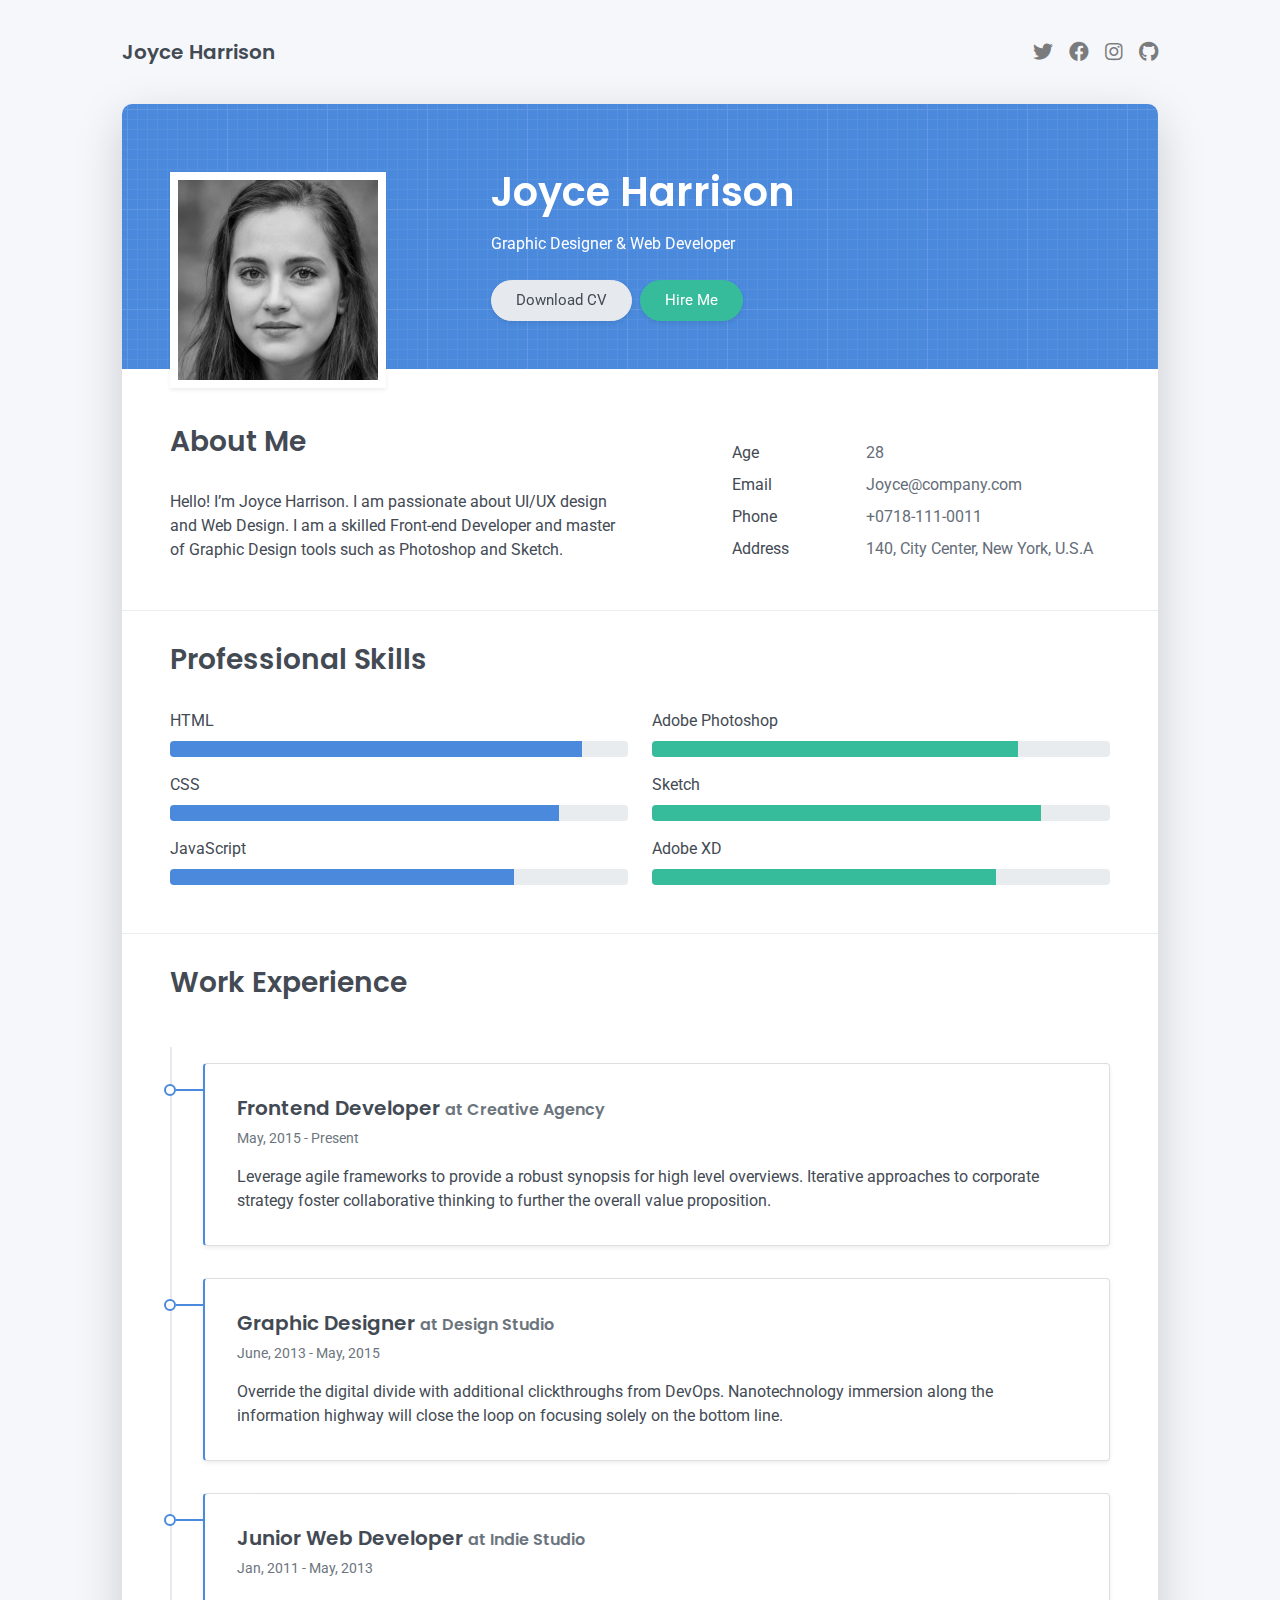
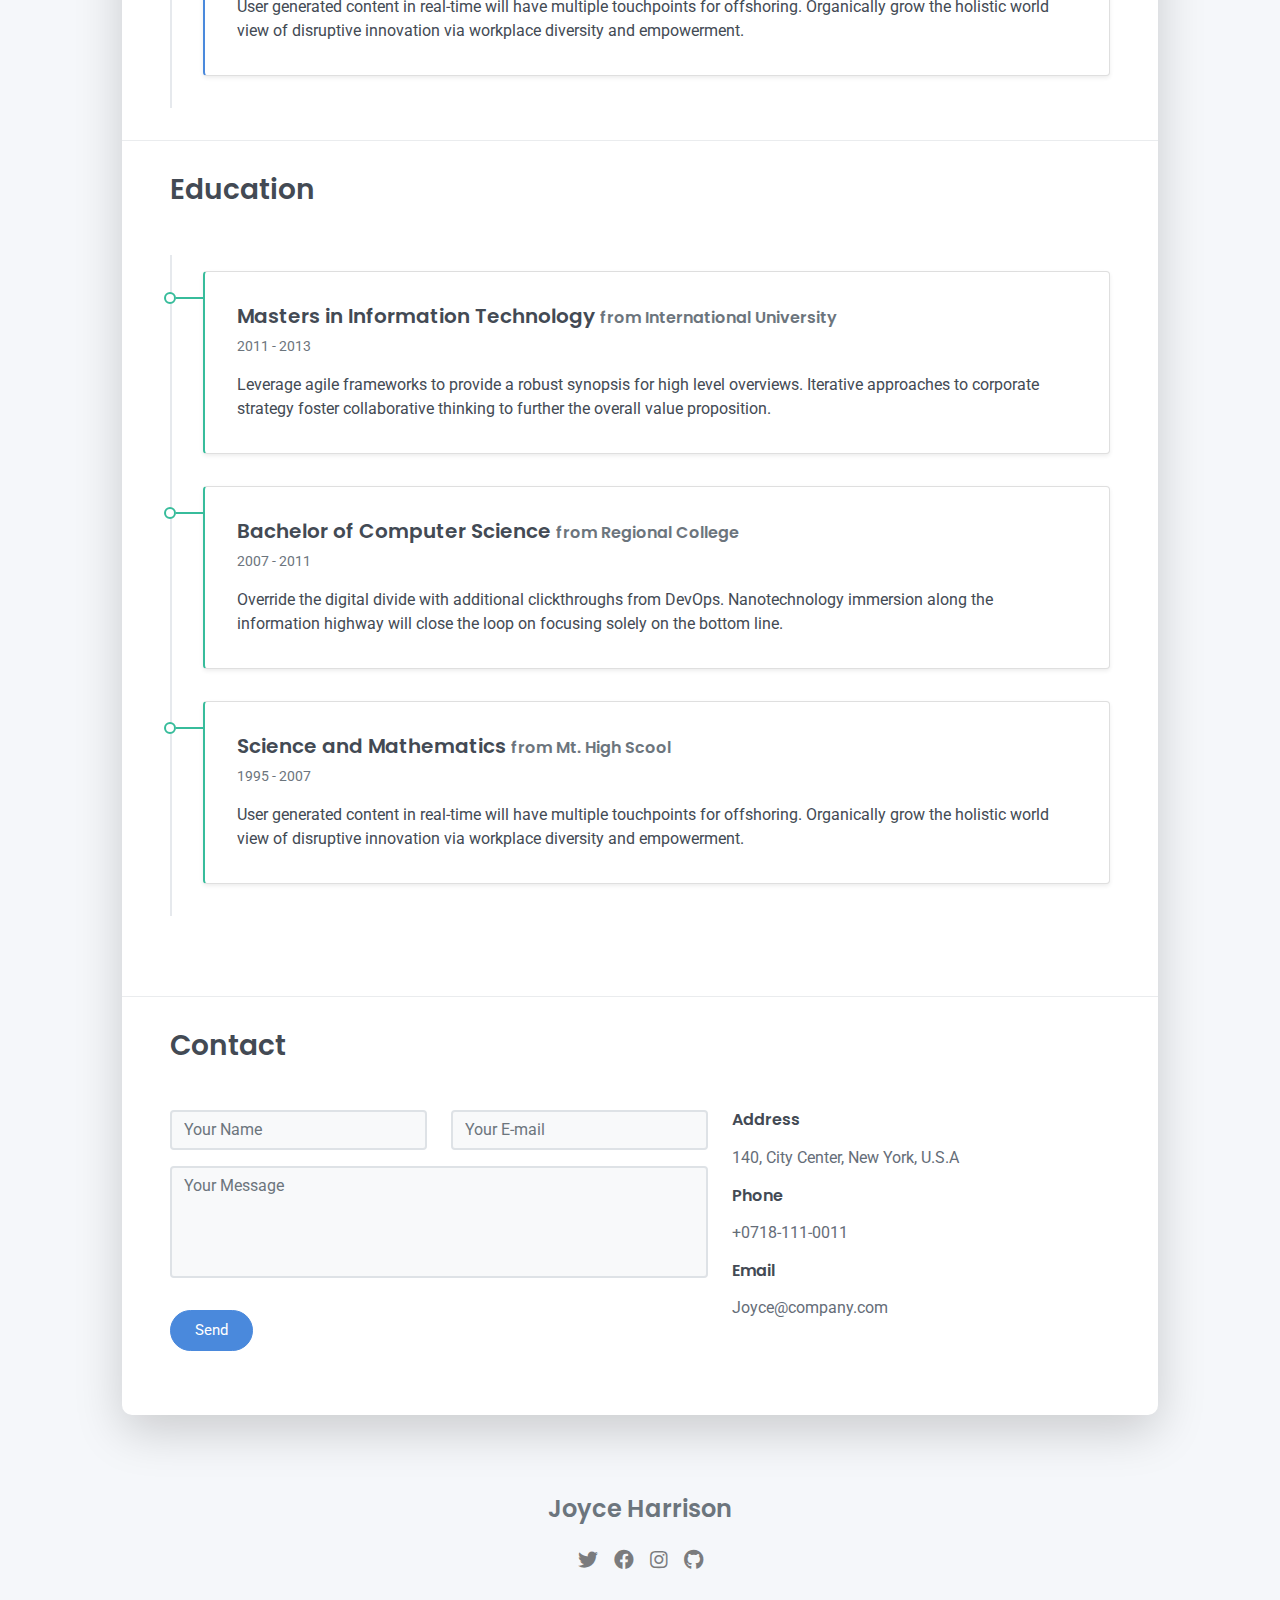
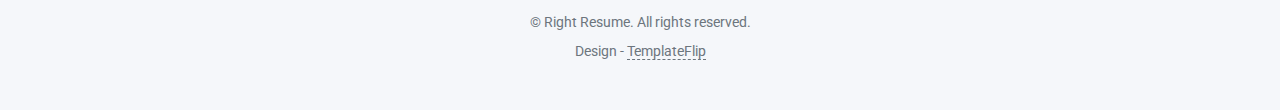
<file: Assignment/Assignment_1/index.html>
<!DOCTYPE html>
<html lang="en-US">
  <head>
    <meta charset="UTF-8">
    <meta http-equiv="X-UA-Compatible" content="IE=edge">
    <meta name="viewport" content="width=device-width, initial-scale=1">
    <title>Right Resume</title>
    <link rel="preconnect" href="https://fonts.gstatic.com" crossorigin="crossorigin"/>
    <link rel="preload" as="style" href="https://fonts.googleapis.com/css2?family=Poppins:wght@600&amp;family=Roboto:wght@300;400;500;700&amp;display=swap"/>
    <link rel="stylesheet" href="https://fonts.googleapis.com/css2?family=Poppins:wght@600&amp;family=Roboto:wght@300;400;500;700&amp;display=swap" media="print" onload="this.media='all'"/>
    <noscript>
      <link rel="stylesheet" href="https://fonts.googleapis.com/css2?family=Poppins:wght@600&amp;family=Roboto:wght@300;400;500;700&amp;display=swap"/>
    </noscript>
    <link href="css/font-awesome/css/all.min.css?ver=1.2.0" rel="stylesheet">
    <link href="css/bootstrap.min.css?ver=1.2.0" rel="stylesheet">
    <link href="css/aos.css?ver=1.2.0" rel="stylesheet">
    <link href="css/main.css?ver=1.2.0" rel="stylesheet">
    <noscript>
      <style type="text/css">
        [data-aos] {
            opacity: 1 !important;
            transform: translate(0) scale(1) !important;
        }
      </style>
    </noscript>
  </head>
  <body id="top">
    <header class="d-print-none">
      <div class="container text-center text-lg-left">
        <div class="py-3 clearfix">
          <h1 class="site-title mb-0">Joyce Harrison</h1>
          <div class="site-nav">
            <nav role="navigation">
              <ul class="nav justify-content-center">
                <li class="nav-item"><a class="nav-link" href="https://twitter.com/templateflip" title="Twitter"><i class="fab fa-twitter"></i><span class="menu-title sr-only">Twitter</span></a>
                </li>
                <li class="nav-item"><a class="nav-link" href="https://www.facebook.com/templateflip" title="Facebook"><i class="fab fa-facebook"></i><span class="menu-title sr-only">Facebook</span></a>
                </li>
                <li class="nav-item"><a class="nav-link" href="https://www.instagram.com/templateflip" title="Instagram"><i class="fab fa-instagram"></i><span class="menu-title sr-only">Instagram</span></a>
                </li>
                <li class="nav-item"><a class="nav-link" href="https://github.com/templateflip" title="Github"><i class="fab fa-github"></i><span class="menu-title sr-only">Github</span></a>
                </li>
              </ul>
            </nav>
          </div>
        </div>
      </div>
    </header>
    <div class="page-content">
      <div class="container">
<div class="cover shadow-lg bg-white">
  <div class="cover-bg p-3 p-lg-4 text-white">
    <div class="row">
      <div class="col-lg-4 col-md-5">
        <div class="avatar hover-effect bg-white shadow-sm p-1"><img src="images/avatar.jpg" width="200" height="200"/></div>
      </div>
      <div class="col-lg-8 col-md-7 text-center text-md-start">
        <h2 class="h1 mt-2" data-aos="fade-left" data-aos-delay="0">Joyce Harrison</h2>
        <p data-aos="fade-left" data-aos-delay="100">Graphic Designer & Web Developer</p>
        <div class="d-print-none" data-aos="fade-left" data-aos-delay="200"><a class="btn btn-light text-dark shadow-sm mt-1 me-1" href="right-resume.pdf" target="_blank">Download CV</a><a class="btn btn-success shadow-sm mt-1" href="#contact">Hire Me</a></div>
      </div>
    </div>
  </div>
  <div class="about-section pt-4 px-3 px-lg-4 mt-1">
    <div class="row">
      <div class="col-md-6">
        <h2 class="h3 mb-3">About Me</h2>
        <p>Hello! I’m Joyce Harrison. I am passionate about UI/UX design and Web Design. I am a skilled Front-end Developer and master of Graphic Design tools such as Photoshop and Sketch.</p>
      </div>
      <div class="col-md-5 offset-md-1">
        <div class="row mt-2">
          <div class="col-sm-4">
            <div class="pb-1">Age</div>
          </div>
          <div class="col-sm-8">
            <div class="pb-1 text-secondary">28</div>
          </div>
          <div class="col-sm-4">
            <div class="pb-1">Email</div>
          </div>
          <div class="col-sm-8">
            <div class="pb-1 text-secondary">Joyce@company.com</div>
          </div>
          <div class="col-sm-4">
            <div class="pb-1">Phone</div>
          </div>
          <div class="col-sm-8">
            <div class="pb-1 text-secondary">+0718-111-0011</div>
          </div>
          <div class="col-sm-4">
            <div class="pb-1">Address</div>
          </div>
          <div class="col-sm-8">
            <div class="pb-1 text-secondary">140, City Center, New York, U.S.A</div>
          </div>
        </div>
      </div>
    </div>
  </div>
  <hr class="d-print-none"/>
  <div class="skills-section px-3 px-lg-4">
    <h2 class="h3 mb-3">Professional Skills</h2>
    <div class="row">
      <div class="col-md-6">
        <div class="mb-2"><span>HTML</span>
          <div class="progress my-1">
            <div class="progress-bar bg-primary" role="progressbar" data-aos="zoom-in-right" data-aos-delay="100" data-aos-anchor=".skills-section" style="width: 90%" aria-valuenow="90" aria-valuemin="0" aria-valuemax="100"></div>
          </div>
        </div>
        <div class="mb-2"><span>CSS</span>
          <div class="progress my-1">
            <div class="progress-bar bg-primary" role="progressbar" data-aos="zoom-in-right" data-aos-delay="200" data-aos-anchor=".skills-section" style="width: 85%" aria-valuenow="85" aria-valuemin="0" aria-valuemax="100"></div>
          </div>
        </div>
        <div class="mb-2"><span>JavaScript</span>
          <div class="progress my-1">
            <div class="progress-bar bg-primary" role="progressbar" data-aos="zoom-in-right" data-aos-delay="300" data-aos-anchor=".skills-section" style="width: 75%" aria-valuenow="75" aria-valuemin="0" aria-valuemax="100"></div>
          </div>
        </div>
      </div>
      <div class="col-md-6">
        <div class="mb-2"><span>Adobe Photoshop</span>
          <div class="progress my-1">
            <div class="progress-bar bg-success" role="progressbar" data-aos="zoom-in-right" data-aos-delay="400" data-aos-anchor=".skills-section" style="width: 80%" aria-valuenow="90" aria-valuemin="0" aria-valuemax="100"></div>
          </div>
        </div>
        <div class="mb-2"><span>Sketch</span>
          <div class="progress my-1">
            <div class="progress-bar bg-success" role="progressbar" data-aos="zoom-in-right" data-aos-delay="500" data-aos-anchor=".skills-section" style="width: 85%" aria-valuenow="85" aria-valuemin="0" aria-valuemax="100"></div>
          </div>
        </div>
        <div class="mb-2"><span>Adobe XD</span>
          <div class="progress my-1">
            <div class="progress-bar bg-success" role="progressbar" data-aos="zoom-in-right" data-aos-delay="600" data-aos-anchor=".skills-section" style="width: 75%" aria-valuenow="75" aria-valuemin="0" aria-valuemax="100"></div>
          </div>
        </div>
      </div>
    </div>
  </div>
  <hr class="d-print-none"/>
  <div class="work-experience-section px-3 px-lg-4">
    <h2 class="h3 mb-4">Work Experience</h2>
    <div class="timeline">
      <div class="timeline-card timeline-card-primary card shadow-sm">
        <div class="card-body">
          <div class="h5 mb-1">Frontend Developer <span class="text-muted h6">at Creative Agency</span></div>
          <div class="text-muted text-small mb-2">May, 2015 - Present</div>
          <div>Leverage agile frameworks to provide a robust synopsis for high level overviews. Iterative approaches to corporate strategy foster collaborative thinking to further the overall value proposition.</div>
        </div>
      </div>
      <div class="timeline-card timeline-card-primary card shadow-sm">
        <div class="card-body">
          <div class="h5 mb-1">Graphic Designer <span class="text-muted h6">at Design Studio</span></div>
          <div class="text-muted text-small mb-2">June, 2013 - May, 2015</div>
          <div>Override the digital divide with additional clickthroughs from DevOps. Nanotechnology immersion along the information highway will close the loop on focusing solely on the bottom line.</div>
        </div>
      </div>
      <div class="timeline-card timeline-card-primary card shadow-sm">
        <div class="card-body">
          <div class="h5 mb-1">Junior Web Developer <span class="text-muted h6">at Indie Studio</span></div>
          <div class="text-muted text-small mb-2">Jan, 2011 - May, 2013</div>
          <div>User generated content in real-time will have multiple touchpoints for offshoring. Organically grow the holistic world view of disruptive innovation via workplace diversity and empowerment.</div>
        </div>
      </div>
    </div>
  </div>
  <hr class="d-print-none"/>
  <div class="page-break"></div>
  <div class="education-section px-3 px-lg-4 pb-4">
    <h2 class="h3 mb-4">Education</h2>
    <div class="timeline">
      <div class="timeline-card timeline-card-success card shadow-sm">
        <div class="card-body">
          <div class="h5 mb-1">Masters in Information Technology <span class="text-muted h6">from International University</span></div>
          <div class="text-muted text-small mb-2">2011 - 2013</div>
          <div>Leverage agile frameworks to provide a robust synopsis for high level overviews. Iterative approaches to corporate strategy foster collaborative thinking to further the overall value proposition.</div>
        </div>
      </div>
      <div class="timeline-card timeline-card-success card shadow-sm">
        <div class="card-body">
          <div class="h5 mb-1">Bachelor of Computer Science <span class="text-muted h6">from Regional College</span></div>
          <div class="text-muted text-small mb-2">2007 - 2011</div>
          <div>Override the digital divide with additional clickthroughs from DevOps. Nanotechnology immersion along the information highway will close the loop on focusing solely on the bottom line.</div>
        </div>
      </div>
      <div class="timeline-card timeline-card-success card shadow-sm">
        <div class="card-body">
          <div class="h5 mb-1">Science and Mathematics <span class="text-muted h6">from Mt. High Scool</span></div>
          <div class="text-muted text-small mb-2">1995 - 2007</div>
          <div>User generated content in real-time will have multiple touchpoints for offshoring. Organically grow the holistic world view of disruptive innovation via workplace diversity and empowerment.</div>
        </div>
      </div>
    </div>
  </div>
  <hr class="d-print-none"/>
  <div class="contant-section px-3 px-lg-4 pb-4" id="contact">
    <h2 class="h3 text mb-3">Contact</h2>
    <div class="row">
      <div class="col-md-7 d-print-none">
        <div class="my-2"><form action="https://formspree.io/your@email.com"
    method="POST">
  <div class="row">
    <div class="col-6">
      <input class="form-control" type="text" id="name" name="name" placeholder="Your Name" required>
    </div>
    <div class="col-6">
      <input class="form-control" type="email" id="email" name="_replyto" placeholder="Your E-mail" required>
    </div>
  </div>
  <div class="form-group my-2">
    <textarea class="form-control" style="resize: none;" id="message" name="message" rows="4"  placeholder="Your Message" required></textarea>
  </div>
  <button class="btn btn-primary mt-2" type="submit">Send</button>
</form>
        </div>
      </div>
      <div class="col">
        <div class="mt-2">
          <h3 class="h6">Address</h3>
          <div class="pb-2 text-secondary">140, City Center, New York, U.S.A</div>
          <h3 class="h6">Phone</h3>
          <div class="pb-2 text-secondary">+0718-111-0011</div>
          <h3 class="h6">Email</h3>
          <div class="pb-2 text-secondary">Joyce@company.com</div>
        </div>
      </div>
      <div class="col d-none d-print-block">
        <div class="mt-2">
          <div>
            <div class="mb-2">
              <div class="text-dark"><i class="fab fa-twitter mr-1"></i><span>https://twitter.com/templateflip</span>
              </div>
            </div>
            <div class="mb-2">
              <div class="text-dark"><i class="fab fa-facebook mr-1"></i><span>https://www.facebook.com/templateflip</span>
              </div>
            </div>
            <div class="mb-2">
              <div class="text-dark"><i class="fab fa-instagram mr-1"></i><span>https://www.instagram.com/templateflip</span>
              </div>
            </div>
            <div class="mb-2">
              <div class="text-dark"><i class="fab fa-github mr-1"></i><span>https://github.com/templateflip</span>
              </div>
            </div>
          </div>
        </div>
      </div>
    </div>
  </div>
</div></div>
    </div>
    <footer class="pt-4 pb-4 text-muted text-center d-print-none">
      <div class="container">
        <div class="my-3">
          <div class="h4">Joyce Harrison</div>
          <div class="footer-nav">
            <nav role="navigation">
              <ul class="nav justify-content-center">
                <li class="nav-item"><a class="nav-link" href="https://twitter.com/templateflip" title="Twitter"><i class="fab fa-twitter"></i><span class="menu-title sr-only">Twitter</span></a>
                </li>
                <li class="nav-item"><a class="nav-link" href="https://www.facebook.com/templateflip" title="Facebook"><i class="fab fa-facebook"></i><span class="menu-title sr-only">Facebook</span></a>
                </li>
                <li class="nav-item"><a class="nav-link" href="https://www.instagram.com/templateflip" title="Instagram"><i class="fab fa-instagram"></i><span class="menu-title sr-only">Instagram</span></a>
                </li>
                <li class="nav-item"><a class="nav-link" href="https://github.com/templateflip" title="Github"><i class="fab fa-github"></i><span class="menu-title sr-only">Github</span></a>
                </li>
              </ul>
            </nav>
          </div>
        </div>
        <div class="text-small">
          <div class="mb-1">&copy; Right Resume. All rights reserved.</div>
          <div>Design - <a href="https://templateflip.com/" target="_blank">TemplateFlip</a></div>
        </div>
      </div>
    </footer>
    <script src="scripts/bootstrap.bundle.min.js?ver=1.2.0"></script>
    <script src="scripts/aos.js?ver=1.2.0"></script>
    <script src="scripts/main.js?ver=1.2.0"></script>
  </body>
</html>
</file>
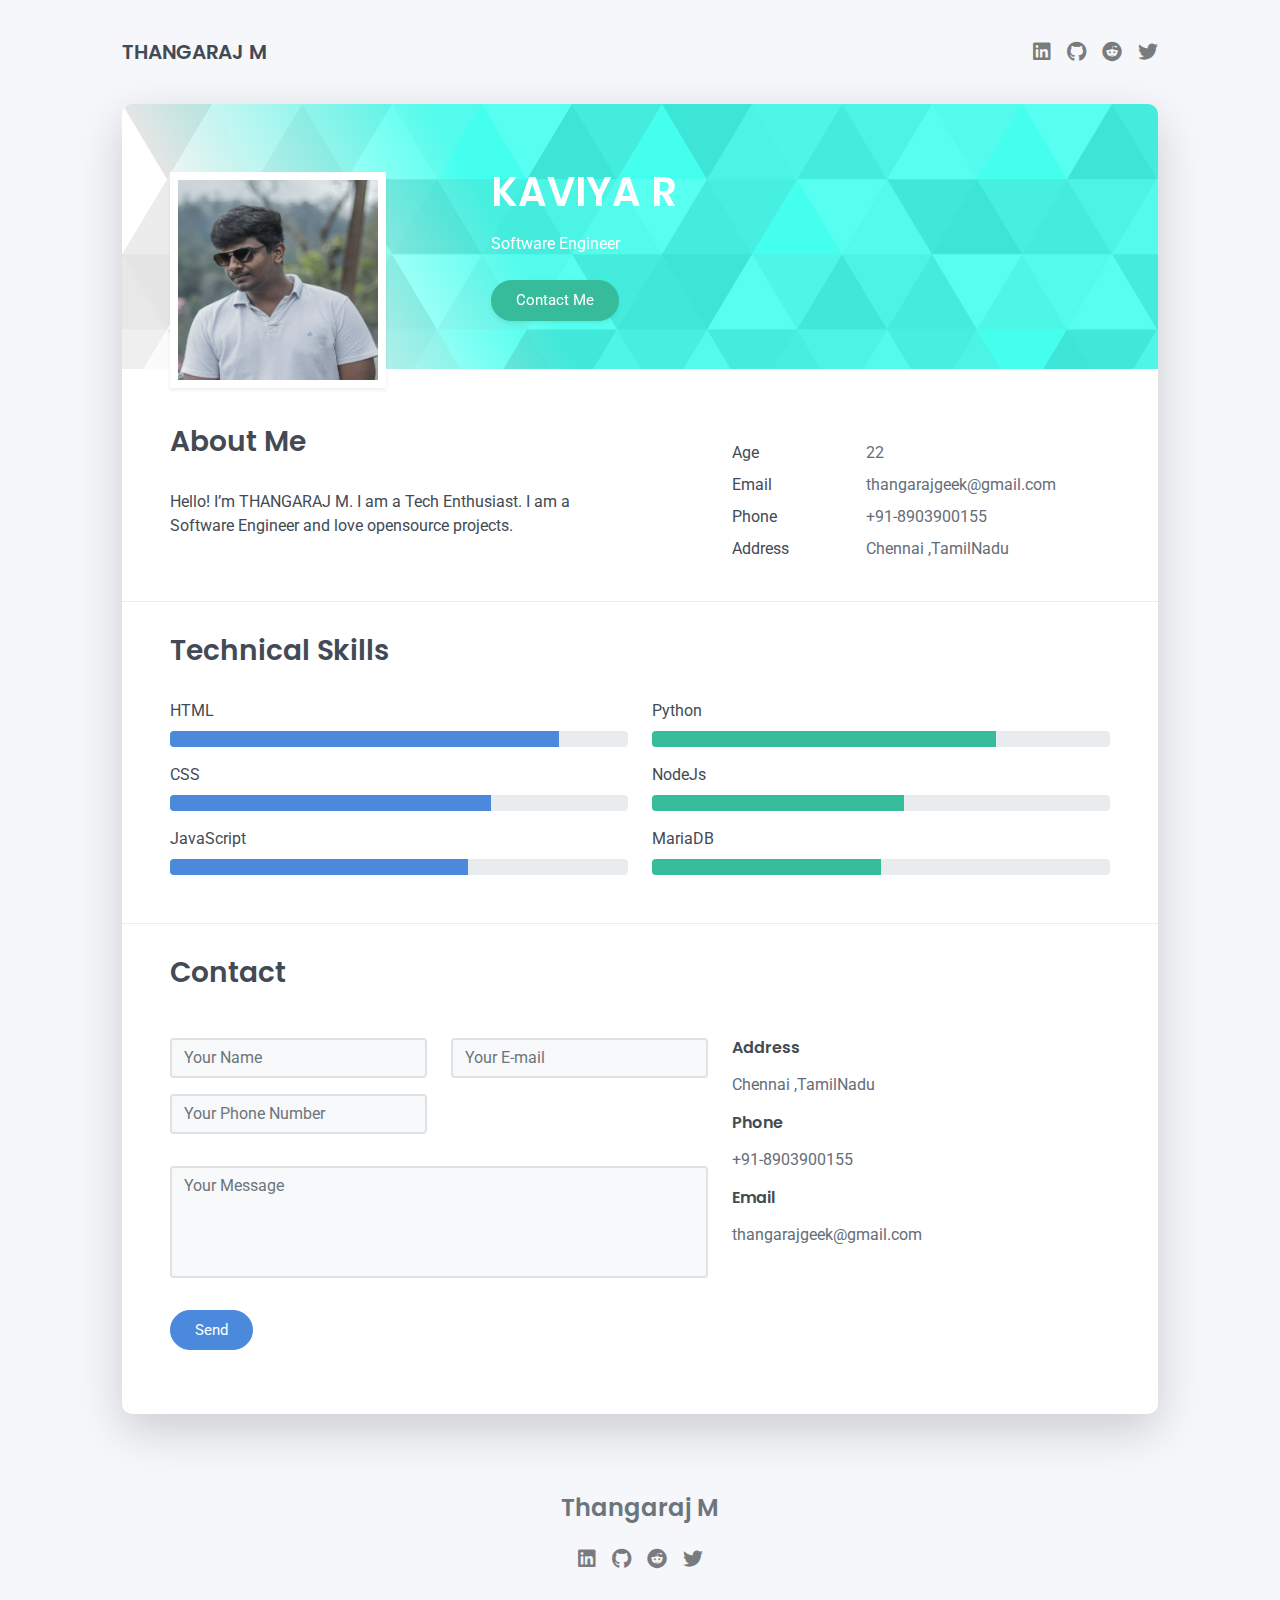
<file: Assignment/Kaviya_assignment/Assignment1/index.html>
<!DOCTYPE html>
<html lang="en-US">
  <head>
    <meta charset="UTF-8">
    <meta http-equiv="X-UA-Compatible" content="IE=edge">
    <meta name="viewport" content="width=device-width, initial-scale=1">
    <title>Assignment 1</title>
    <link rel="preload" as="style" href="https://fonts.googleapis.com/css2?family=Poppins:wght@600&amp;family=Roboto:wght@300;400;500;700&amp;display=swap"/>
    <link rel="stylesheet" href="https://fonts.googleapis.com/css2?family=Poppins:wght@600&amp;family=Roboto:wght@300;400;500;700&amp;display=swap" media="print" onload="this.media='all'"/>
    <noscript>
      <link rel="stylesheet" href="https://fonts.googleapis.com/css2?family=Poppins:wght@600&amp;family=Roboto:wght@300;400;500;700&amp;display=swap"/>
    </noscript>
    <link href="css/font-awesome/css/all.min.css?ver=1.2.0" rel="stylesheet">
    <link href="css/bootstrap.min.css?ver=1.2.0" rel="stylesheet">
    <link href="css/aos.css?ver=1.2.0" rel="stylesheet">
    <link href="css/main.css?ver=1.2.0" rel="stylesheet">
    <noscript>
      <style type="text/css">
        [data-aos] {
            opacity: 1 !important;
            transform: translate(0) scale(1) !important;
        }
      </style>
    </noscript>
  </head>
  <body id="top">
    <header class="d-print-none">
      <div class="container text-center text-lg-left">
        <div class="py-3 clearfix">
          <h1 class="site-title mb-0">THANGARAJ M</h1>
          <div class="site-nav">
            <nav role="navigation">
              <ul class="nav justify-content-center">
                <li class="nav-item"><a class="nav-link" href="www.linkedin.com/in/thangaraj-geek" title="Linkedin"><i class="fab fa-linkedin"></i><span class="menu-title sr-only">linkedin</span></a>
                </li>
                <li class="nav-item"><a class="nav-link" href="https://github.com/thangaraj26" title="Github"><i class="fab fa-github"></i><span class="menu-title sr-only">Github</span></a>
                </li>
                <li class="nav-item"><a class="nav-link" href="https://www.reddit.com/user/thangarajgeek" title="Reddit"><i class="fab fa-reddit"></i><span class="menu-title sr-only">Reddit</span></a>
                </li>
                <li class="nav-item"><a class="nav-link" href="https://twitter.com/thanga_Raj6" title="Twitter"><i class="fab fa-twitter"></i><span class="menu-title sr-only">Twitter</span></a>
                </li>
              </ul>
            </nav>
          </div>
        </div>
      </div>
    </header>
    <div class="page-content">
      <div class="container">
<div class="cover shadow-lg bg-white">
  <div class="cover-bg p-3 p-lg-4 text-white">
    <div class="row">
      <div class="col-lg-4 col-md-5">
        <div class="avatar hover-effect bg-white shadow-sm p-1"><img src="images/avatar.jpg" width="200" height="200"/></div>
      </div>
      <div class="col-lg-8 col-md-7 text-center text-md-start">
        <h2 class="h1 mt-2" data-aos="fade-left" data-aos-delay="0">KAVIYA R</h2>
        <p data-aos="fade-left" data-aos-delay="100">Software Engineer</p>
        <div class="d-print-none" data-aos="fade-left" data-aos-delay="200"><a class="btn btn-success shadow-sm mt-1" href="#contact">Contact Me</a></div>
      </div>
    </div>
  </div>
  <div class="about-section pt-4 px-3 px-lg-4 mt-1">
    <div class="row">
      <div class="col-md-6">
        <h2 class="h3 mb-3">About Me</h2>
        <p>Hello! I’m THANGARAJ M. I am a Tech Enthusiast. I am a Software Engineer and love opensource projects.</p>
      </div>
      <div class="col-md-5 offset-md-1">
        <div class="row mt-2">
          <div class="col-sm-4">
            <div class="pb-1">Age</div>
          </div>
          <div class="col-sm-8">
            <div class="pb-1 text-secondary">22</div>
          </div>
          <div class="col-sm-4">
            <div class="pb-1">Email</div>
          </div>
          <div class="col-sm-8">
            <div class="pb-1 text-secondary">thangarajgeek@gmail.com</div>
          </div>
          <div class="col-sm-4">
            <div class="pb-1">Phone</div>
          </div>
          <div class="col-sm-8">
            <div class="pb-1 text-secondary">+91-8903900155</div>
          </div>
          <div class="col-sm-4">
            <div class="pb-1">Address</div>
          </div>
          <div class="col-sm-8">
            <div class="pb-1 text-secondary">Chennai ,TamilNadu</div>
          </div>
        </div>
      </div>
    </div>
  </div>
  <hr class="d-print-none"/>
  <div class="skills-section px-3 px-lg-4">
    <h2 class="h3 mb-3">Technical Skills</h2>
    <div class="row">
      <div class="col-md-6">
        <div class="mb-2"><span>HTML</span>
          <div class="progress my-1">
            <div class="progress-bar bg-primary" role="progressbar" data-aos="zoom-in-right" data-aos-delay="100" data-aos-anchor=".skills-section" style="width: 85%" aria-valuenow="85" aria-valuemin="0" aria-valuemax="100"></div>
          </div>
        </div>
        <div class="mb-2"><span>CSS</span>
          <div class="progress my-1">
            <div class="progress-bar bg-primary" role="progressbar" data-aos="zoom-in-right" data-aos-delay="200" data-aos-anchor=".skills-section" style="width: 70%" aria-valuenow="70" aria-valuemin="0" aria-valuemax="100"></div>
          </div>
        </div>
        <div class="mb-2"><span>JavaScript</span>
          <div class="progress my-1">
            <div class="progress-bar bg-primary" role="progressbar" data-aos="zoom-in-right" data-aos-delay="300" data-aos-anchor=".skills-section" style="width: 65%" aria-valuenow="65" aria-valuemin="0" aria-valuemax="100"></div>
          </div>
        </div>
      </div>
      <div class="col-md-6">
        <div class="mb-2"><span>Python</span>
          <div class="progress my-1">
            <div class="progress-bar bg-success" role="progressbar" data-aos="zoom-in-right" data-aos-delay="400" data-aos-anchor=".skills-section" style="width: 75%" aria-valuenow="75" aria-valuemin="0" aria-valuemax="100"></div>
          </div>
        </div>
        <div class="mb-2"><span>NodeJs</span>
          <div class="progress my-1">
            <div class="progress-bar bg-success" role="progressbar" data-aos="zoom-in-right" data-aos-delay="500" data-aos-anchor=".skills-section" style="width: 55%" aria-valuenow="55" aria-valuemin="0" aria-valuemax="100"></div>
          </div>
        </div>
        <div class="mb-2"><span>MariaDB</span>
          <div class="progress my-1">
            <div class="progress-bar bg-success" role="progressbar" data-aos="zoom-in-right" data-aos-delay="600" data-aos-anchor=".skills-section" style="width: 50%" aria-valuenow="50" aria-valuemin="0" aria-valuemax="100"></div>
          </div>
        </div>
      </div>
    </div>
  </div>
  <hr class="d-print-none"/>
  <div class="contant-section px-3 px-lg-4 pb-4" id="contact">
    <h2 class="h3 text mb-3">Contact</h2>
    <div class="row">
      <div class="col-md-7 d-print-none">
        <div class="my-2"><form action="#"
    method="POST">
  <div class="row">
    <div class="col-6">
      <input class="form-control" type="text" id="name" name="name" placeholder="Your Name" required>
    </div>
    <div class="col-6">
      <input class="form-control" type="email" id="email" name="_replyto" placeholder="Your E-mail" required>
    </div>
    <div class="form-group my-2 col-6">
      <input class="form-control" type="phone" id="Phone" name="_replyto" placeholder="Your Phone Number" required>
    </div>
  </div>
  <div class="form-group my-2">
    <textarea class="form-control" style="resize: none;" id="message" name="message" rows="4"  placeholder="Your Message" required></textarea>
  </div>
  <button class="btn btn-primary mt-2" type="submit">Send</button>
</form>
        </div>
      </div>
      <div class="col">
        <div class="mt-2">
          <h3 class="h6">Address</h3>
          <div class="pb-2 text-secondary">Chennai ,TamilNadu</div>
          <h3 class="h6">Phone</h3>
          <div class="pb-2 text-secondary">+91-8903900155</div>
          <h3 class="h6">Email</h3>
          <div class="pb-2 text-secondary">thangarajgeek@gmail.com</div>
        </div>
      </div>
      <div class="col d-none d-print-block">
        <div class="mt-2">
          <div>
            <div class="mb-2">
              <div class="text-dark"><i class="fab fa-linkedin mr-1"></i>
              </div>
            </div>
            <div class="mb-2">
              <div class="text-dark"><i class="fab fa-reddit mr-1"></i>
              </div>
            </div>
            <div class="mb-2">
              <div class="text-dark"><i class="fab fa-github mr-1"></i>
              </div>
            </div>
            <div class="mb-2">
              <div class="text-dark"><i class="fab fa-twitter mr-1"></i>
              </div>
            </div>
          </div>
        </div>
      </div>
    </div>
  </div>
</div></div>
    </div>
    <footer class="pt-4 pb-4 text-muted text-center d-print-none">
      <div class="container">
        <div class="my-3">
          <div class="h4">Thangaraj M</div>
          <div class="footer-nav">
            <nav role="navigation">
              <ul class="nav justify-content-center">
                <li class="nav-item"><a class="nav-link" href="www.linkedin.com/in/thangaraj-geek" title="Linkedin"><i class="fab fa-linkedin"></i><span class="menu-title sr-only">linkedin</span></a>
                </li>
                <li class="nav-item"><a class="nav-link" href="https://github.com/thangaraj26" title="Github"><i class="fab fa-github"></i><span class="menu-title sr-only">Github</span></a>
                </li>
                <li class="nav-item"><a class="nav-link" href="https://www.reddit.com/user/thangarajgeek" title="Reddit"><i class="fab fa-reddit"></i><span class="menu-title sr-only">Reddit</span></a>
                </li>
                <li class="nav-item"><a class="nav-link" href="https://twitter.com/thanga_Raj6" title="Twitter"><i class="fab fa-twitter"></i><span class="menu-title sr-only">Twitter</span></a>
                </li>
              </ul>
            </nav>
          </div>
        </div>
      </div>
    </footer>
    <script src="scripts/bootstrap.bundle.min.js?ver=1.2.0"></script>
    <script src="scripts/aos.js?ver=1.2.0"></script>
    <script src="scripts/main.js?ver=1.2.0"></script>
  </body>
</html>
</file>
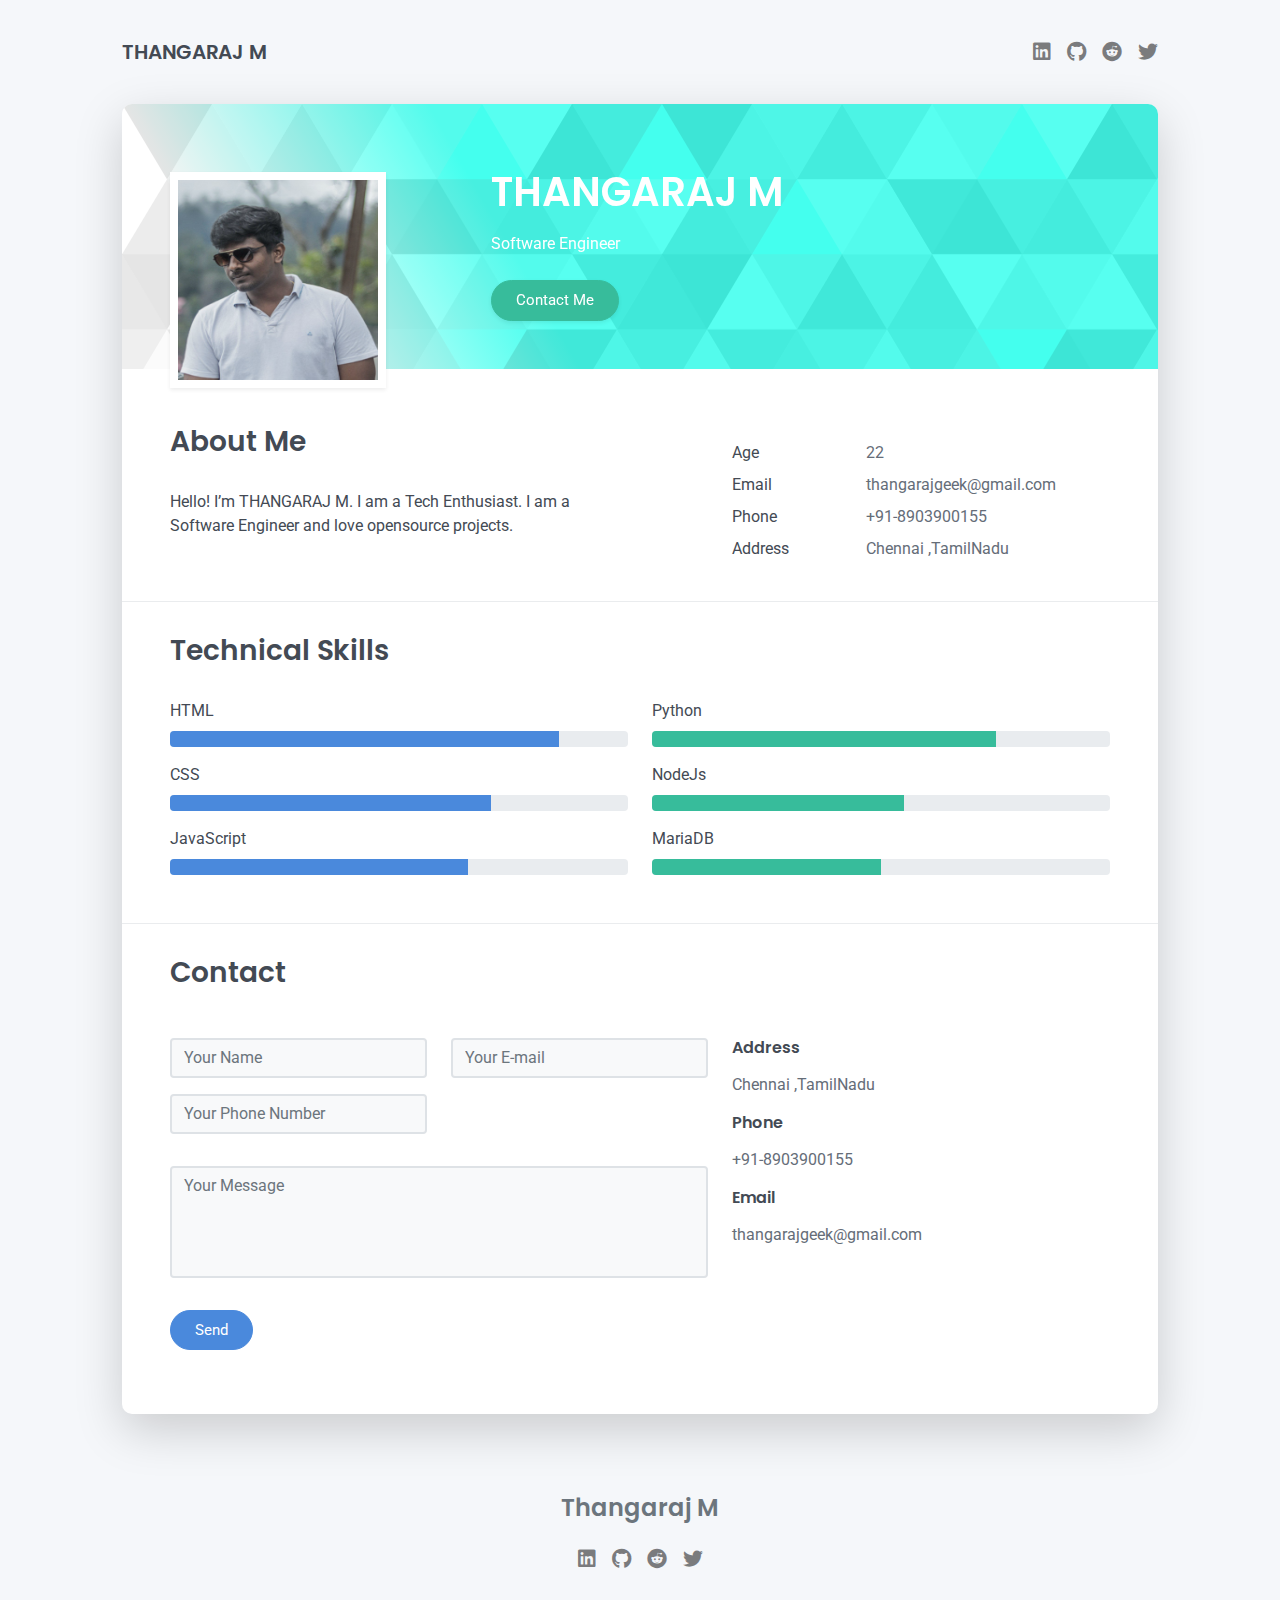
<file: Assignment/Thangaraj_Assignment/Assignment_1/index.html>
<!DOCTYPE html>
<html lang="en-US">
  <head>
    <meta charset="UTF-8">
    <meta http-equiv="X-UA-Compatible" content="IE=edge">
    <meta name="viewport" content="width=device-width, initial-scale=1">
    <title>Assignment 1</title>
    <link rel="preload" as="style" href="https://fonts.googleapis.com/css2?family=Poppins:wght@600&amp;family=Roboto:wght@300;400;500;700&amp;display=swap"/>
    <link rel="stylesheet" href="https://fonts.googleapis.com/css2?family=Poppins:wght@600&amp;family=Roboto:wght@300;400;500;700&amp;display=swap" media="print" onload="this.media='all'"/>
    <noscript>
      <link rel="stylesheet" href="https://fonts.googleapis.com/css2?family=Poppins:wght@600&amp;family=Roboto:wght@300;400;500;700&amp;display=swap"/>
    </noscript>
    <link href="css/font-awesome/css/all.min.css?ver=1.2.0" rel="stylesheet">
    <link href="css/bootstrap.min.css?ver=1.2.0" rel="stylesheet">
    <link href="css/aos.css?ver=1.2.0" rel="stylesheet">
    <link href="css/main.css?ver=1.2.0" rel="stylesheet">
    <noscript>
      <style type="text/css">
        [data-aos] {
            opacity: 1 !important;
            transform: translate(0) scale(1) !important;
        }
      </style>
    </noscript>
  </head>
  <body id="top">
    <header class="d-print-none">
      <div class="container text-center text-lg-left">
        <div class="py-3 clearfix">
          <h1 class="site-title mb-0">THANGARAJ M</h1>
          <div class="site-nav">
            <nav role="navigation">
              <ul class="nav justify-content-center">
                <li class="nav-item"><a class="nav-link" href="www.linkedin.com/in/thangaraj-geek" title="Linkedin"><i class="fab fa-linkedin"></i><span class="menu-title sr-only">linkedin</span></a>
                </li>
                <li class="nav-item"><a class="nav-link" href="https://github.com/thangaraj26" title="Github"><i class="fab fa-github"></i><span class="menu-title sr-only">Github</span></a>
                </li>
                <li class="nav-item"><a class="nav-link" href="https://www.reddit.com/user/thangarajgeek" title="Reddit"><i class="fab fa-reddit"></i><span class="menu-title sr-only">Reddit</span></a>
                </li>
                <li class="nav-item"><a class="nav-link" href="https://twitter.com/thanga_Raj6" title="Twitter"><i class="fab fa-twitter"></i><span class="menu-title sr-only">Twitter</span></a>
                </li>
              </ul>
            </nav>
          </div>
        </div>
      </div>
    </header>
    <div class="page-content">
      <div class="container">
<div class="cover shadow-lg bg-white">
  <div class="cover-bg p-3 p-lg-4 text-white">
    <div class="row">
      <div class="col-lg-4 col-md-5">
        <div class="avatar hover-effect bg-white shadow-sm p-1"><img src="images/avatar.jpg" width="200" height="200"/></div>
      </div>
      <div class="col-lg-8 col-md-7 text-center text-md-start">
        <h2 class="h1 mt-2" data-aos="fade-left" data-aos-delay="0">THANGARAJ M</h2>
        <p data-aos="fade-left" data-aos-delay="100">Software Engineer</p>
        <div class="d-print-none" data-aos="fade-left" data-aos-delay="200"><a class="btn btn-success shadow-sm mt-1" href="#contact">Contact Me</a></div>
      </div>
    </div>
  </div>
  <div class="about-section pt-4 px-3 px-lg-4 mt-1">
    <div class="row">
      <div class="col-md-6">
        <h2 class="h3 mb-3">About Me</h2>
        <p>Hello! I’m THANGARAJ M. I am a Tech Enthusiast. I am a Software Engineer and love opensource projects.</p>
      </div>
      <div class="col-md-5 offset-md-1">
        <div class="row mt-2">
          <div class="col-sm-4">
            <div class="pb-1">Age</div>
          </div>
          <div class="col-sm-8">
            <div class="pb-1 text-secondary">22</div>
          </div>
          <div class="col-sm-4">
            <div class="pb-1">Email</div>
          </div>
          <div class="col-sm-8">
            <div class="pb-1 text-secondary">thangarajgeek@gmail.com</div>
          </div>
          <div class="col-sm-4">
            <div class="pb-1">Phone</div>
          </div>
          <div class="col-sm-8">
            <div class="pb-1 text-secondary">+91-8903900155</div>
          </div>
          <div class="col-sm-4">
            <div class="pb-1">Address</div>
          </div>
          <div class="col-sm-8">
            <div class="pb-1 text-secondary">Chennai ,TamilNadu</div>
          </div>
        </div>
      </div>
    </div>
  </div>
  <hr class="d-print-none"/>
  <div class="skills-section px-3 px-lg-4">
    <h2 class="h3 mb-3">Technical Skills</h2>
    <div class="row">
      <div class="col-md-6">
        <div class="mb-2"><span>HTML</span>
          <div class="progress my-1">
            <div class="progress-bar bg-primary" role="progressbar" data-aos="zoom-in-right" data-aos-delay="100" data-aos-anchor=".skills-section" style="width: 85%" aria-valuenow="85" aria-valuemin="0" aria-valuemax="100"></div>
          </div>
        </div>
        <div class="mb-2"><span>CSS</span>
          <div class="progress my-1">
            <div class="progress-bar bg-primary" role="progressbar" data-aos="zoom-in-right" data-aos-delay="200" data-aos-anchor=".skills-section" style="width: 70%" aria-valuenow="70" aria-valuemin="0" aria-valuemax="100"></div>
          </div>
        </div>
        <div class="mb-2"><span>JavaScript</span>
          <div class="progress my-1">
            <div class="progress-bar bg-primary" role="progressbar" data-aos="zoom-in-right" data-aos-delay="300" data-aos-anchor=".skills-section" style="width: 65%" aria-valuenow="65" aria-valuemin="0" aria-valuemax="100"></div>
          </div>
        </div>
      </div>
      <div class="col-md-6">
        <div class="mb-2"><span>Python</span>
          <div class="progress my-1">
            <div class="progress-bar bg-success" role="progressbar" data-aos="zoom-in-right" data-aos-delay="400" data-aos-anchor=".skills-section" style="width: 75%" aria-valuenow="75" aria-valuemin="0" aria-valuemax="100"></div>
          </div>
        </div>
        <div class="mb-2"><span>NodeJs</span>
          <div class="progress my-1">
            <div class="progress-bar bg-success" role="progressbar" data-aos="zoom-in-right" data-aos-delay="500" data-aos-anchor=".skills-section" style="width: 55%" aria-valuenow="55" aria-valuemin="0" aria-valuemax="100"></div>
          </div>
        </div>
        <div class="mb-2"><span>MariaDB</span>
          <div class="progress my-1">
            <div class="progress-bar bg-success" role="progressbar" data-aos="zoom-in-right" data-aos-delay="600" data-aos-anchor=".skills-section" style="width: 50%" aria-valuenow="50" aria-valuemin="0" aria-valuemax="100"></div>
          </div>
        </div>
      </div>
    </div>
  </div>
  <hr class="d-print-none"/>
  <div class="contant-section px-3 px-lg-4 pb-4" id="contact">
    <h2 class="h3 text mb-3">Contact</h2>
    <div class="row">
      <div class="col-md-7 d-print-none">
        <div class="my-2"><form action="#"
    method="POST">
  <div class="row">
    <div class="col-6">
      <input class="form-control" type="text" id="name" name="name" placeholder="Your Name" required>
    </div>
    <div class="col-6">
      <input class="form-control" type="email" id="email" name="_replyto" placeholder="Your E-mail" required>
    </div>
    <div class="form-group my-2 col-6">
      <input class="form-control" type="phone" id="Phone" name="_replyto" placeholder="Your Phone Number" required>
    </div>
  </div>
  <div class="form-group my-2">
    <textarea class="form-control" style="resize: none;" id="message" name="message" rows="4"  placeholder="Your Message" required></textarea>
  </div>
  <button class="btn btn-primary mt-2" type="submit">Send</button>
</form>
        </div>
      </div>
      <div class="col">
        <div class="mt-2">
          <h3 class="h6">Address</h3>
          <div class="pb-2 text-secondary">Chennai ,TamilNadu</div>
          <h3 class="h6">Phone</h3>
          <div class="pb-2 text-secondary">+91-8903900155</div>
          <h3 class="h6">Email</h3>
          <div class="pb-2 text-secondary">thangarajgeek@gmail.com</div>
        </div>
      </div>
      <div class="col d-none d-print-block">
        <div class="mt-2">
          <div>
            <div class="mb-2">
              <div class="text-dark"><i class="fab fa-linkedin mr-1"></i>
              </div>
            </div>
            <div class="mb-2">
              <div class="text-dark"><i class="fab fa-reddit mr-1"></i>
              </div>
            </div>
            <div class="mb-2">
              <div class="text-dark"><i class="fab fa-github mr-1"></i>
              </div>
            </div>
            <div class="mb-2">
              <div class="text-dark"><i class="fab fa-twitter mr-1"></i>
              </div>
            </div>
          </div>
        </div>
      </div>
    </div>
  </div>
</div></div>
    </div>
    <footer class="pt-4 pb-4 text-muted text-center d-print-none">
      <div class="container">
        <div class="my-3">
          <div class="h4">Thangaraj M</div>
          <div class="footer-nav">
            <nav role="navigation">
              <ul class="nav justify-content-center">
                <li class="nav-item"><a class="nav-link" href="www.linkedin.com/in/thangaraj-geek" title="Linkedin"><i class="fab fa-linkedin"></i><span class="menu-title sr-only">linkedin</span></a>
                </li>
                <li class="nav-item"><a class="nav-link" href="https://github.com/thangaraj26" title="Github"><i class="fab fa-github"></i><span class="menu-title sr-only">Github</span></a>
                </li>
                <li class="nav-item"><a class="nav-link" href="https://www.reddit.com/user/thangarajgeek" title="Reddit"><i class="fab fa-reddit"></i><span class="menu-title sr-only">Reddit</span></a>
                </li>
                <li class="nav-item"><a class="nav-link" href="https://twitter.com/thanga_Raj6" title="Twitter"><i class="fab fa-twitter"></i><span class="menu-title sr-only">Twitter</span></a>
                </li>
              </ul>
            </nav>
          </div>
        </div>
      </div>
    </footer>
    <script src="scripts/bootstrap.bundle.min.js?ver=1.2.0"></script>
    <script src="scripts/aos.js?ver=1.2.0"></script>
    <script src="scripts/main.js?ver=1.2.0"></script>
  </body>
</html>
</file>
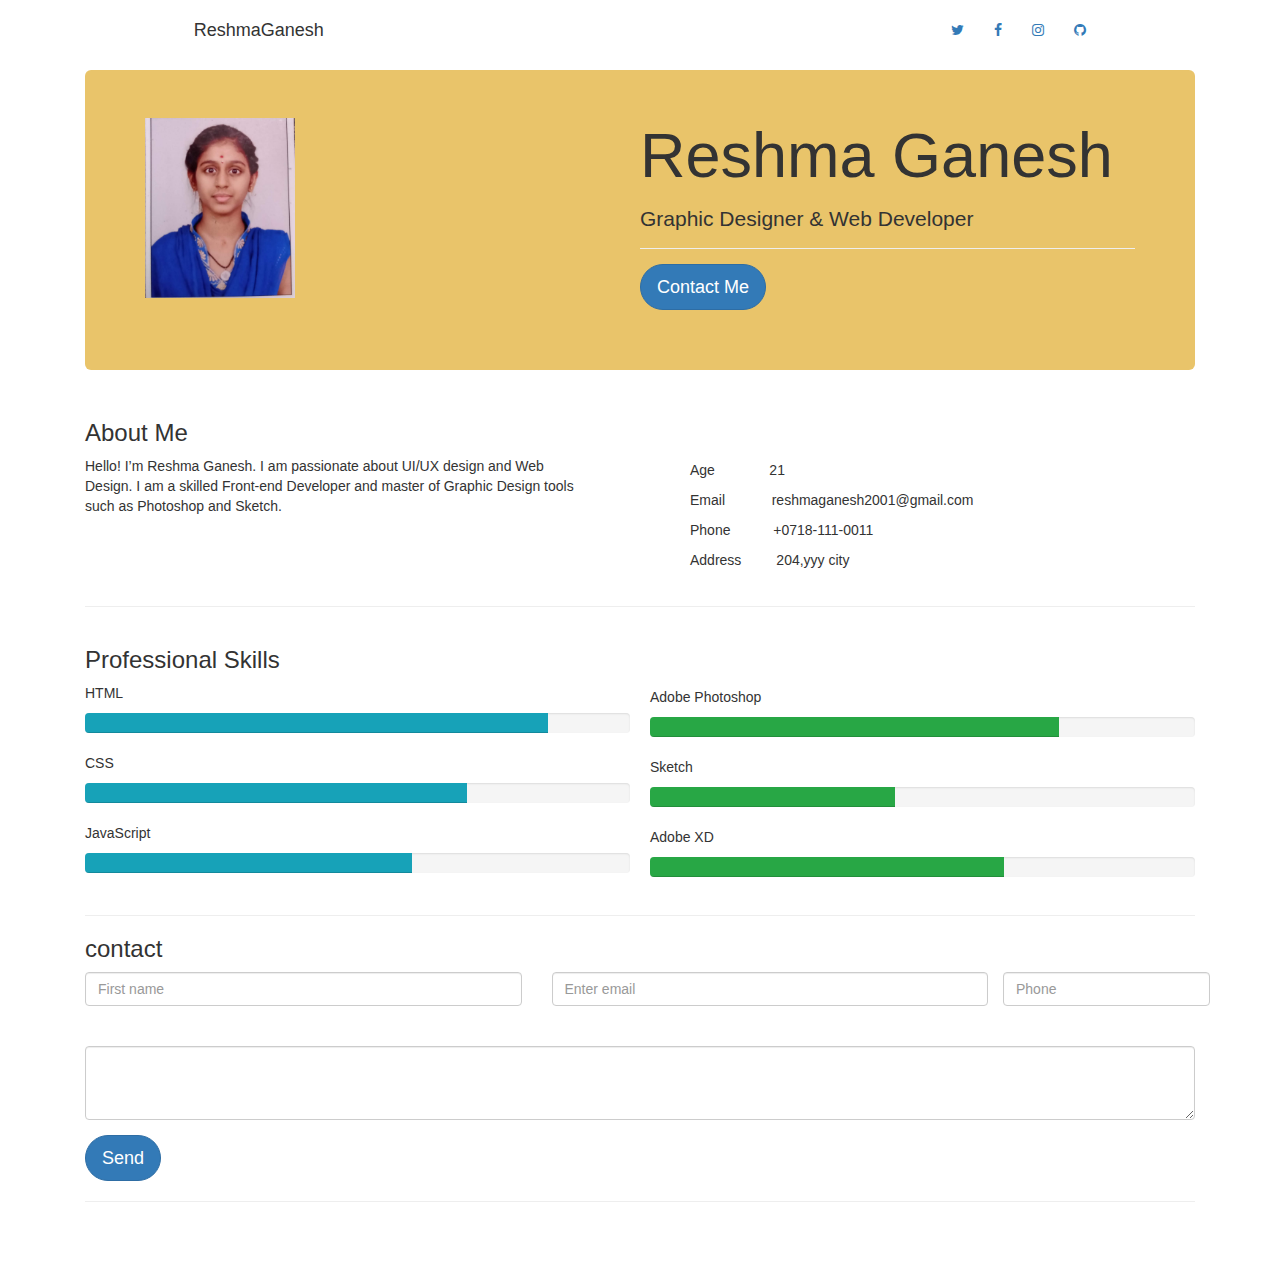
<file: Assignment/Reshma_Assignment/Assignment_1/Resume.html>
<!DOCTYPE html>
<html lang="en" dir="ltr">
  <head>
    <meta charset="utf-8">
    <title></title>
    <!-- Latest compiled and minified CSS -->
    <link rel="stylesheet" href="https://cdn.jsdelivr.net/npm/bootstrap@4.0.0/dist/css/bootstrap.min.css" integrity="sha384-Gn5384xqQ1aoWXA+058RXPxPg6fy4IWvTNh0E263XmFcJlSAwiGgFAW/dAiS6JXm" crossorigin="anonymous">

    <link rel="stylesheet" href="https://cdn.jsdelivr.net/npm/bootstrap@3.3.7/dist/css/bootstrap.min.css" integrity="sha384-BVYiiSIFeK1dGmJRAkycuHAHRg32OmUcww7on3RYdg4Va+PmSTsz/K68vbdEjh4u" crossorigin="anonymous">
    <link rel="stylesheet" href="https://cdnjs.cloudflare.com/ajax/libs/font-awesome/4.7.0/css/font-awesome.min.css">
    <style>
    .button1 {border-radius: 50px;}

    .bardiv{
      column-count: 2;
      column-gap: 20px;
    }
    .photocol{
      column-count: 2;
      column-gap: 0px;
    }
    .newspaper {
      column-count: 2;
      column-gap: 100px;
    }
    .container1{
      background-color: white;
      border-width: 1px;
    }
    .jumbotron{
      background-color: #e9c46a;
    }
    .bor{
      border-radius: 5px;
      border-left: 5px;
      border-right: 5px;
      border-bottom: 5px;
      border-color: black;
    }

    </style>
  </head>
  <body>
    <header class="d-print-none">
      <div class="container text-center text-lg-left">
        <div class="py-3 clearfix">

          <div class="site-nav">
            <nav role="navigation" style="background-color:  #FFFFFF;">

              <ul class="nav justify-content-center">
                <li class="nav-item"><a class="navbar-brand" title="Twitter">ReshmaGanesh</a>
                </li>&nbsp&nbsp&nbsp&nbsp&nbsp&nbsp&nbsp&nbsp&nbsp&nbsp&nbsp&nbsp&nbsp&nbsp&nbsp&nbsp&nbsp&nbsp&nbsp&nbsp&nbsp&nbsp&nbsp&nbsp&nbsp&nbsp&nbsp&nbsp&nbsp&nbsp&nbsp&nbsp&nbsp&nbsp&nbsp&nbsp&nbsp&nbsp&nbsp&nbsp&nbsp&nbsp&nbsp&nbsp&nbsp&nbsp&nbsp&nbsp
                &nbsp&nbsp&nbsp&nbsp&nbsp&nbsp&nbsp&nbsp&nbsp&nbsp&nbsp&nbsp&nbsp&nbsp&nbsp&nbsp&nbsp&nbsp&nbsp&nbsp&nbsp&nbsp&nbsp&nbsp&nbsp&nbsp&nbsp&nbsp&nbsp&nbsp&nbsp&nbsp&nbsp&nbsp&nbsp&nbsp&nbsp&nbsp&nbsp&nbsp&nbsp&nbsp&nbsp&nbsp&nbsp&nbsp&nbsp&nbsp&nbsp
                &nbsp&nbsp&nbsp&nbsp&nbsp&nbsp&nbsp&nbsp&nbsp&nbsp&nbsp&nbsp&nbsp&nbsp&nbsp&nbsp&nbsp&nbsp&nbsp&nbsp&nbsp&nbsp&nbsp&nbsp&nbsp&nbsp&nbsp&nbsp&nbsp&nbsp&nbsp&nbsp&nbsp&nbsp&nbsp&nbsp&nbsp&nbsp&nbsp&nbsp&nbsp&nbsp&nbsp&nbsp&nbsp&nbsp&nbsp&nbsp&nbsp
                &nbsp&nbsp
                <li class="nav-item"><a class="nav-link" href="https://twitter.com/templateflip" title="Twitter"><i class="fa fa-twitter"></i><span class="menu-title sr-only">Twitter</span></a>
                </li>
                <li class="nav-item"><a class="nav-link" href="https://www.facebook.com/templateflip" title="Facebook"><i class="fa fa-facebook-f"></i><span class="menu-title sr-only">Facebook</span></a>
                </li>
                <li class="nav-item"><a class="nav-link" href="https://www.instagram.com/templateflip" title="Instagram"><i class="fa fa-instagram"></i><span class="menu-title sr-only">Instagram</span></a>
                </li>
                <li class="nav-item"><a class="nav-link" href="https://github.com/templateflip" title="Github"><i class="fa fa-github"></i><span class="menu-title sr-only">Github</span></a>
                </li>
              </ul>
            </nav>
          </div>
        </div>
      </div>
    </header>

    <div class="container container1">
        <div class="jumbotron ">
          <div class="photocol">
          <img src="./Reshma.jpg" alt="" width="150px" height="180px">
          <h1 class="display-4">Reshma Ganesh</h1>
          <p class="lead">Graphic Designer & Web Developer</p>
          <hr class="my-4">
          <p class="lead">
            <a class="btn btn-primary btn-lg button1" href="#" role="button">Contact Me</a>
          </p>
          </div>
        </div>
        <div class="bor">
          <div class="newspaper">
            <h3>About Me</h3>
            <p>Hello! I’m Reshma Ganesh. I am passionate about UI/UX design and Web Design. I am a skilled Front-end Developer and master of Graphic Design tools such as Photoshop and Sketch.</p>
            <br><br><br><br><br><br>
            <p>Age&nbsp&nbsp&nbsp&nbsp&nbsp&nbsp&nbsp&nbsp&nbsp&nbsp&nbsp&nbsp&nbsp&nbsp21</p>
            <p>Email&nbsp&nbsp&nbsp&nbsp&nbsp&nbsp&nbsp&nbsp&nbsp&nbsp&nbsp&nbspreshmaganesh2001@gmail.com</p>
            <p>Phone&nbsp&nbsp&nbsp&nbsp&nbsp&nbsp&nbsp&nbsp&nbsp&nbsp&nbsp+0718-111-0011</p>
            <p>Address&nbsp&nbsp&nbsp&nbsp&nbsp&nbsp&nbsp&nbsp&nbsp204,yyy city</p>

          </div>
          <hr>
          <div class="bardiv">
              <h3>Professional Skills</h3>
              <p>HTML</p>
              <div class="progress">
                <div class="progress-bar bg-info" role="progressbar" style="width: 85%" aria-valuenow="25" aria-valuemin="0" aria-valuemax="100"></div>
              </div>
              <p>CSS</p>
              <div class="progress">
                <div class="progress-bar bg-info" role="progressbar" style="width: 70%" aria-valuenow="25" aria-valuemin="0" aria-valuemax="100"></div>
              </div>
              <p>JavaScript</p>
              <div class="progress">
                <div class="progress-bar bg-info" role="progressbar" style="width: 60%" aria-valuenow="25" aria-valuemin="0" aria-valuemax="100"></div>
              </div>
              <br><br><br>
              <p>Adobe Photoshop</p>
              <div class="progress">
                <div class="progress-bar bg-success" role="progressbar" style="width: 75%" aria-valuenow="25" aria-valuemin="0" aria-valuemax="100"></div>
              </div>
              <p>Sketch</p>
              <div class="progress">
                <div class="progress-bar bg-success" role="progressbar" style="width: 45%" aria-valuenow="25" aria-valuemin="0" aria-valuemax="100"></div>
              </div>
              <p>Adobe XD</p>
              <div class="progress">
                <div class="progress-bar bg-success" role="progressbar" style="width: 65%" aria-valuenow="25" aria-valuemin="0" aria-valuemax="100"></div>
              </div>
            </div>
            <hr>
            <div class="contact">
              <h3>contact</h3>
              <form>
                <div class="row">
                  <div class="col">
                    <input type="text" class="form-control" placeholder="First name">
                  </div>
                  <div class="col">
                    <input type="email" class="form-control" id="exampleInputEmail1" aria-describedby="emailHelp" placeholder="Enter email">
                  </div>
                  <div >
                    <input type="number" class="form-control" id="exampleInputEmail1" aria-describedby="emailHelp" placeholder="Phone">
                  </div>
                </div>
                <div class="form-group">
                  <br><br>
                  <textarea class="form-control" id="exampleFormControlTextarea1" rows="3"></textarea>
                </div>
                <a class="btn btn-primary btn-lg button1 " href="#" role="button">Send</a>
              </form>
              <hr>
            </div>
        </div>

    </div>
    <footer>
      <br><br><br>
    </footer>

  </body>
</html>
</file>
<file: Assignment/Assignment_1/css/main.css>
/* Buttons */
/* Inputs */
/* Timeline custom component */
.timeline {
  border-left: 2px solid #E6E9ED;
  padding: 1rem 0; }

.timeline-card {
  position: relative;
  margin-left: 31px;
  border-left: 2px solid;
  margin-bottom: 2rem; }

.timeline-card:last-child {
  margin-bottom: 1rem; }

.timeline-card:before {
  content: '';
  display: inline-block;
  position: absolute;
  background-color: #fff;
  border-radius: 10px;
  width: 12px;
  height: 12px;
  top: 20px;
  left: -41px;
  border: 2px solid;
  z-index: 2; }

.timeline-card:after {
  content: '';
  display: inline-block;
  position: absolute;
  background-color: currentColor;
  width: 29px;
  height: 2px;
  top: 25px;
  left: -29px;
  z-index: 1; }

.timeline-card-primary {
  border-left-color: #4A89DC; }

.timeline-card-primary:before {
  border-color: #4A89DC; }

.timeline-card-primary:after {
  background-color: #4A89DC; }

.timeline-card-success {
  border-left-color: #37BC9B; }

.timeline-card-success:before {
  border-color: #37BC9B; }

.timeline-card-success:after {
  background-color: #37BC9B; }

html {
  scroll-behavior: smooth; }

.site-title {
  font-size: 1.25rem;
  line-height: 2.5rem; }

.nav-link {
  padding: 0;
  font-size: 1.25rem;
  line-height: 2.5rem;
  color: rgba(0, 0, 0, 0.5); }

.nav-link:hover,
.nav-link:focus,
.active .nav-link {
  color: rgba(0, 0, 0, 0.8); }

.nav-item + .nav-item {
  margin-left: 1rem; }

.cover {
  border-radius: 10px; }

.cover-bg {
  background-color: #4A89DC;
  background-image: url("data:image/svg+xml,%3Csvg xmlns='http://www.w3.org/2000/svg' width='100' height='100' viewBox='0 0 100 100'%3E%3Cg fill-rule='evenodd'%3E%3Cg fill='%23ffffff' fill-opacity='0.12'%3E%3Cpath opacity='.5' d='M96 [base64] 0v-9h-9v9h9zm-10 0v-9h-9v9h9zm-10 0v-9h-9v9h9zm-10 0v-9h-9v9h9zm-10 0v-9h-9v9h9zm-10 0v-9h-9v9h9zm-10 0v-9h-9v9h9zm-10 0v-9h-9v9h9zm-9-10h9v-9h-9v9zm10 0h9v-9h-9v9zm10 0h9v-9h-9v9zm10 0h9v-9h-9v9zm10 0h9v-9h-9v9zm10 0h9v-9h-9v9zm10 0h9v-9h-9v9zm10 0h9v-9h-9v9zm9-10v-9h-9v9h9zm-10 0v-9h-9v9h9zm-10 0v-9h-9v9h9zm-10 0v-9h-9v9h9zm-10 0v-9h-9v9h9zm-10 0v-9h-9v9h9zm-10 0v-9h-9v9h9zm-10 0v-9h-9v9h9zm-9-10h9v-9h-9v9zm10 0h9v-9h-9v9zm10 0h9v-9h-9v9zm10 0h9v-9h-9v9zm10 0h9v-9h-9v9zm10 0h9v-9h-9v9zm10 0h9v-9h-9v9zm10 0h9v-9h-9v9zm9-10v-9h-9v9h9zm-10 0v-9h-9v9h9zm-10 0v-9h-9v9h9zm-10 0v-9h-9v9h9zm-10 0v-9h-9v9h9zm-10 0v-9h-9v9h9zm-10 0v-9h-9v9h9zm-10 0v-9h-9v9h9zm-9-10h9v-9h-9v9zm10 0h9v-9h-9v9zm10 0h9v-9h-9v9zm10 0h9v-9h-9v9zm10 0h9v-9h-9v9zm10 0h9v-9h-9v9zm10 0h9v-9h-9v9zm10 0h9v-9h-9v9zm9-10v-9h-9v9h9zm-10 0v-9h-9v9h9zm-10 0v-9h-9v9h9zm-10 0v-9h-9v9h9zm-10 0v-9h-9v9h9zm-10 0v-9h-9v9h9zm-10 0v-9h-9v9h9zm-10 0v-9h-9v9h9zm-9-10h9v-9h-9v9zm10 0h9v-9h-9v9zm10 0h9v-9h-9v9zm10 0h9v-9h-9v9zm10 0h9v-9h-9v9zm10 0h9v-9h-9v9zm10 0h9v-9h-9v9zm10 0h9v-9h-9v9z'/%3E%3Cpath d='M6 5V0H5v5H0v1h5v94h1V6h94V5H6z'/%3E%3C/g%3E%3C/g%3E%3C/svg%3E");
  border-radius: 10px 10px 0 0; }

.avatar {
  max-width: 216px;
  max-height: 216px;
  margin-top: 20px;
  text-align: center;
  margin-left: auto;
  margin-right: auto; }

.avatar img {
  /* Safari 6.0 - 9.0 */
  filter: grayscale(100%); }

footer a:not(.nav-link) {
  color: inherit;
  border-bottom: 1px dashed;
  text-decoration: none;
  cursor: pointer; }

@media (min-width: 48em) {
  .site-title {
    float: left; }
  .site-nav {
    float: right; }
  .avatar {
    margin-bottom: -80px;
    margin-left: 0; } }

@media print {
  body {
    background-color: #fff; }
  .container {
    width: auto;
    max-width: 100%;
    padding: 0; }
  .cover, .cover-bg {
    border-radius: 0; }
  .cover.shadow-lg {
    box-shadow: none !important; }
  .cover-bg {
    padding: 5rem !important;
    padding-bottom: 10px !important; }
  .avatar {
    margin-top: -10px; }
  .about-section {
    padding: 6.5rem 5rem 2rem !important; }
  .skills-section,
  .work-experience-section,
  .education-section,
  .contant-section {
    padding: 1.5rem 5rem 2rem !important; }
  .page-break {
    padding-top: 5rem;
    page-break-before: always; } }
</file>
<file: Assignment/Kaviya_assignment/Assignment1/css/main.css>
/* Buttons */
/* Inputs */
/* Timeline custom component */
.timeline {
  border-left: 2px solid #E6E9ED;
  padding: 1rem 0; }

.timeline-card {
  position: relative;
  margin-left: 31px;
  border-left: 2px solid;
  margin-bottom: 2rem; }

.timeline-card:last-child {
  margin-bottom: 1rem; }

.timeline-card:before {
  content: '';
  display: inline-block;
  position: absolute;
  background-color: #fff;
  border-radius: 10px;
  width: 12px;
  height: 12px;
  top: 20px;
  left: -41px;
  border: 2px solid;
  z-index: 2; }

.timeline-card:after {
  content: '';
  display: inline-block;
  position: absolute;
  background-color: currentColor;
  width: 29px;
  height: 2px;
  top: 25px;
  left: -29px;
  z-index: 1; }

.timeline-card-primary {
  border-left-color: #4A89DC; }

.timeline-card-primary:before {
  border-color: #4A89DC; }

.timeline-card-primary:after {
  background-color: #4A89DC; }

.timeline-card-success {
  border-left-color: #37BC9B; }

.timeline-card-success:before {
  border-color: #37BC9B; }

.timeline-card-success:after {
  background-color: #37BC9B; }

html {
  scroll-behavior: smooth; }

.site-title {
  font-size: 1.25rem;
  line-height: 2.5rem; }

.nav-link {
  padding: 0;
  font-size: 1.25rem;
  line-height: 2.5rem;
  color: rgba(0, 0, 0, 0.5); }

.nav-link:hover,
.nav-link:focus,
.active .nav-link {
  color: rgba(0, 0, 0, 0.8); }

.nav-item + .nav-item {
  margin-left: 1rem; }

.cover {
  border-radius: 10px; }

.cover-bg {
  background-color: #4A89DC;
  background-image:url(../images/subtle-prism.svg);
  border-radius: 10px 10px 0 0; }

.avatar {
  max-width: 216px;
  max-height: 216px;
  margin-top: 20px;
  text-align: center;
  margin-left: auto;
  margin-right: auto; }

.avatar img{
  filter: grayscale(30%);
}

footer a:not(.nav-link) {
  color: inherit;
  border-bottom: 1px dashed;
  text-decoration: none;
  cursor: pointer; }

@media (min-width: 48em) {
  .site-title {
    float: left; }
  .site-nav {
    float: right; }
  .avatar {
    margin-bottom: -80px;
    margin-left: 0; } }

@media print {
  body {
    background-color: #fff; }
  .container {
    width: auto;
    max-width: 100%;
    padding: 0; }
  .cover, .cover-bg {
    border-radius: 0; }
  .cover.shadow-lg {
    box-shadow: none !important; }
  .cover-bg {
    padding: 5rem !important;
    padding-bottom: 10px !important; }
  .avatar {
    margin-top: -10px; }
  .about-section {
    padding: 6.5rem 5rem 2rem !important; }
  .skills-section,
  .work-experience-section,
  .education-section,
  .contant-section {
    padding: 1.5rem 5rem 2rem !important; }
  .page-break {
    padding-top: 5rem;
    page-break-before: always; } }
</file>
<file: Assignment/Thangaraj_Assignment/Assignment_1/css/main.css>
/* Buttons */
/* Inputs */
/* Timeline custom component */
.timeline {
  border-left: 2px solid #E6E9ED;
  padding: 1rem 0; }

.timeline-card {
  position: relative;
  margin-left: 31px;
  border-left: 2px solid;
  margin-bottom: 2rem; }

.timeline-card:last-child {
  margin-bottom: 1rem; }

.timeline-card:before {
  content: '';
  display: inline-block;
  position: absolute;
  background-color: #fff;
  border-radius: 10px;
  width: 12px;
  height: 12px;
  top: 20px;
  left: -41px;
  border: 2px solid;
  z-index: 2; }

.timeline-card:after {
  content: '';
  display: inline-block;
  position: absolute;
  background-color: currentColor;
  width: 29px;
  height: 2px;
  top: 25px;
  left: -29px;
  z-index: 1; }

.timeline-card-primary {
  border-left-color: #4A89DC; }

.timeline-card-primary:before {
  border-color: #4A89DC; }

.timeline-card-primary:after {
  background-color: #4A89DC; }

.timeline-card-success {
  border-left-color: #37BC9B; }

.timeline-card-success:before {
  border-color: #37BC9B; }

.timeline-card-success:after {
  background-color: #37BC9B; }

html {
  scroll-behavior: smooth; }

.site-title {
  font-size: 1.25rem;
  line-height: 2.5rem; }

.nav-link {
  padding: 0;
  font-size: 1.25rem;
  line-height: 2.5rem;
  color: rgba(0, 0, 0, 0.5); }

.nav-link:hover,
.nav-link:focus,
.active .nav-link {
  color: rgba(0, 0, 0, 0.8); }

.nav-item + .nav-item {
  margin-left: 1rem; }

.cover {
  border-radius: 10px; }

.cover-bg {
  background-color: #4A89DC;
  background-image:url(../images/subtle-prism.svg);
  border-radius: 10px 10px 0 0; }

.avatar {
  max-width: 216px;
  max-height: 216px;
  margin-top: 20px;
  text-align: center;
  margin-left: auto;
  margin-right: auto; }

.avatar img{
  filter: grayscale(30%);
}

footer a:not(.nav-link) {
  color: inherit;
  border-bottom: 1px dashed;
  text-decoration: none;
  cursor: pointer; }

@media (min-width: 48em) {
  .site-title {
    float: left; }
  .site-nav {
    float: right; }
  .avatar {
    margin-bottom: -80px;
    margin-left: 0; } }

@media print {
  body {
    background-color: #fff; }
  .container {
    width: auto;
    max-width: 100%;
    padding: 0; }
  .cover, .cover-bg {
    border-radius: 0; }
  .cover.shadow-lg {
    box-shadow: none !important; }
  .cover-bg {
    padding: 5rem !important;
    padding-bottom: 10px !important; }
  .avatar {
    margin-top: -10px; }
  .about-section {
    padding: 6.5rem 5rem 2rem !important; }
  .skills-section,
  .work-experience-section,
  .education-section,
  .contant-section {
    padding: 1.5rem 5rem 2rem !important; }
  .page-break {
    padding-top: 5rem;
    page-break-before: always; } }
</file>
